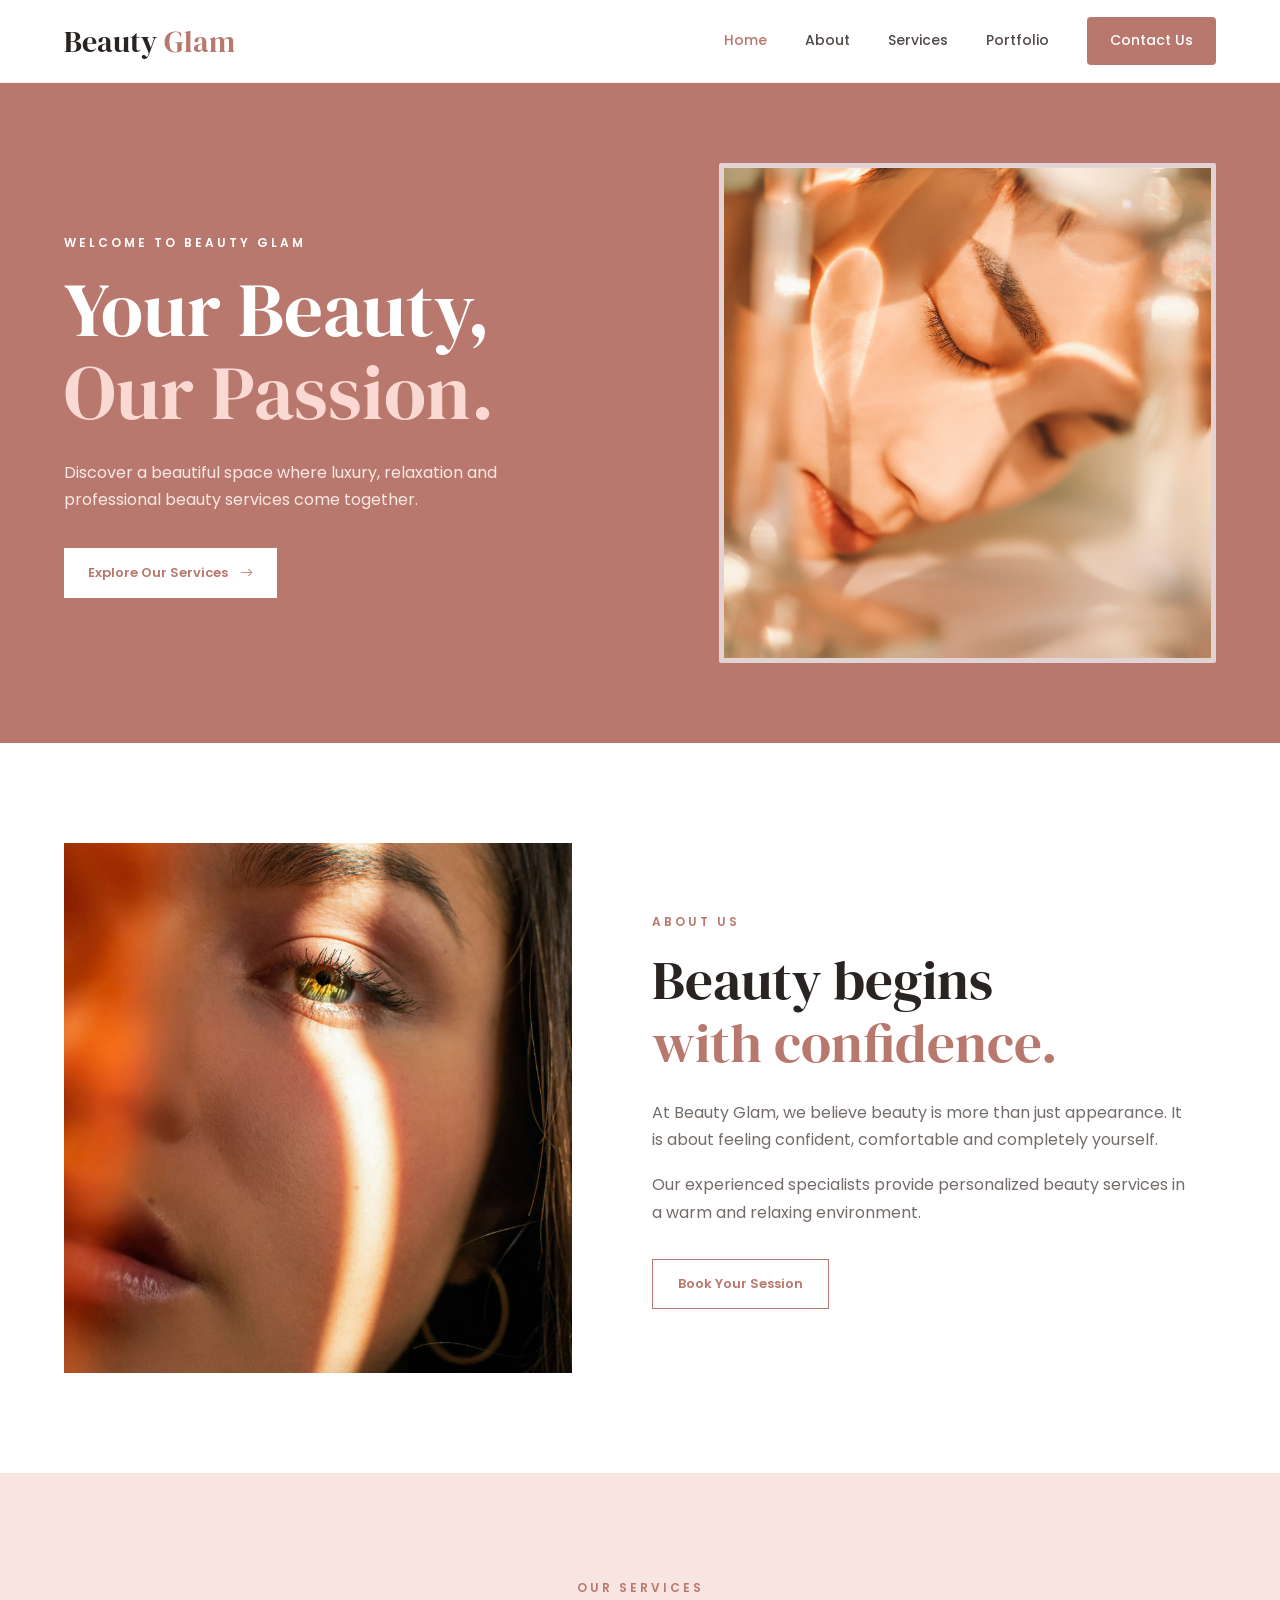
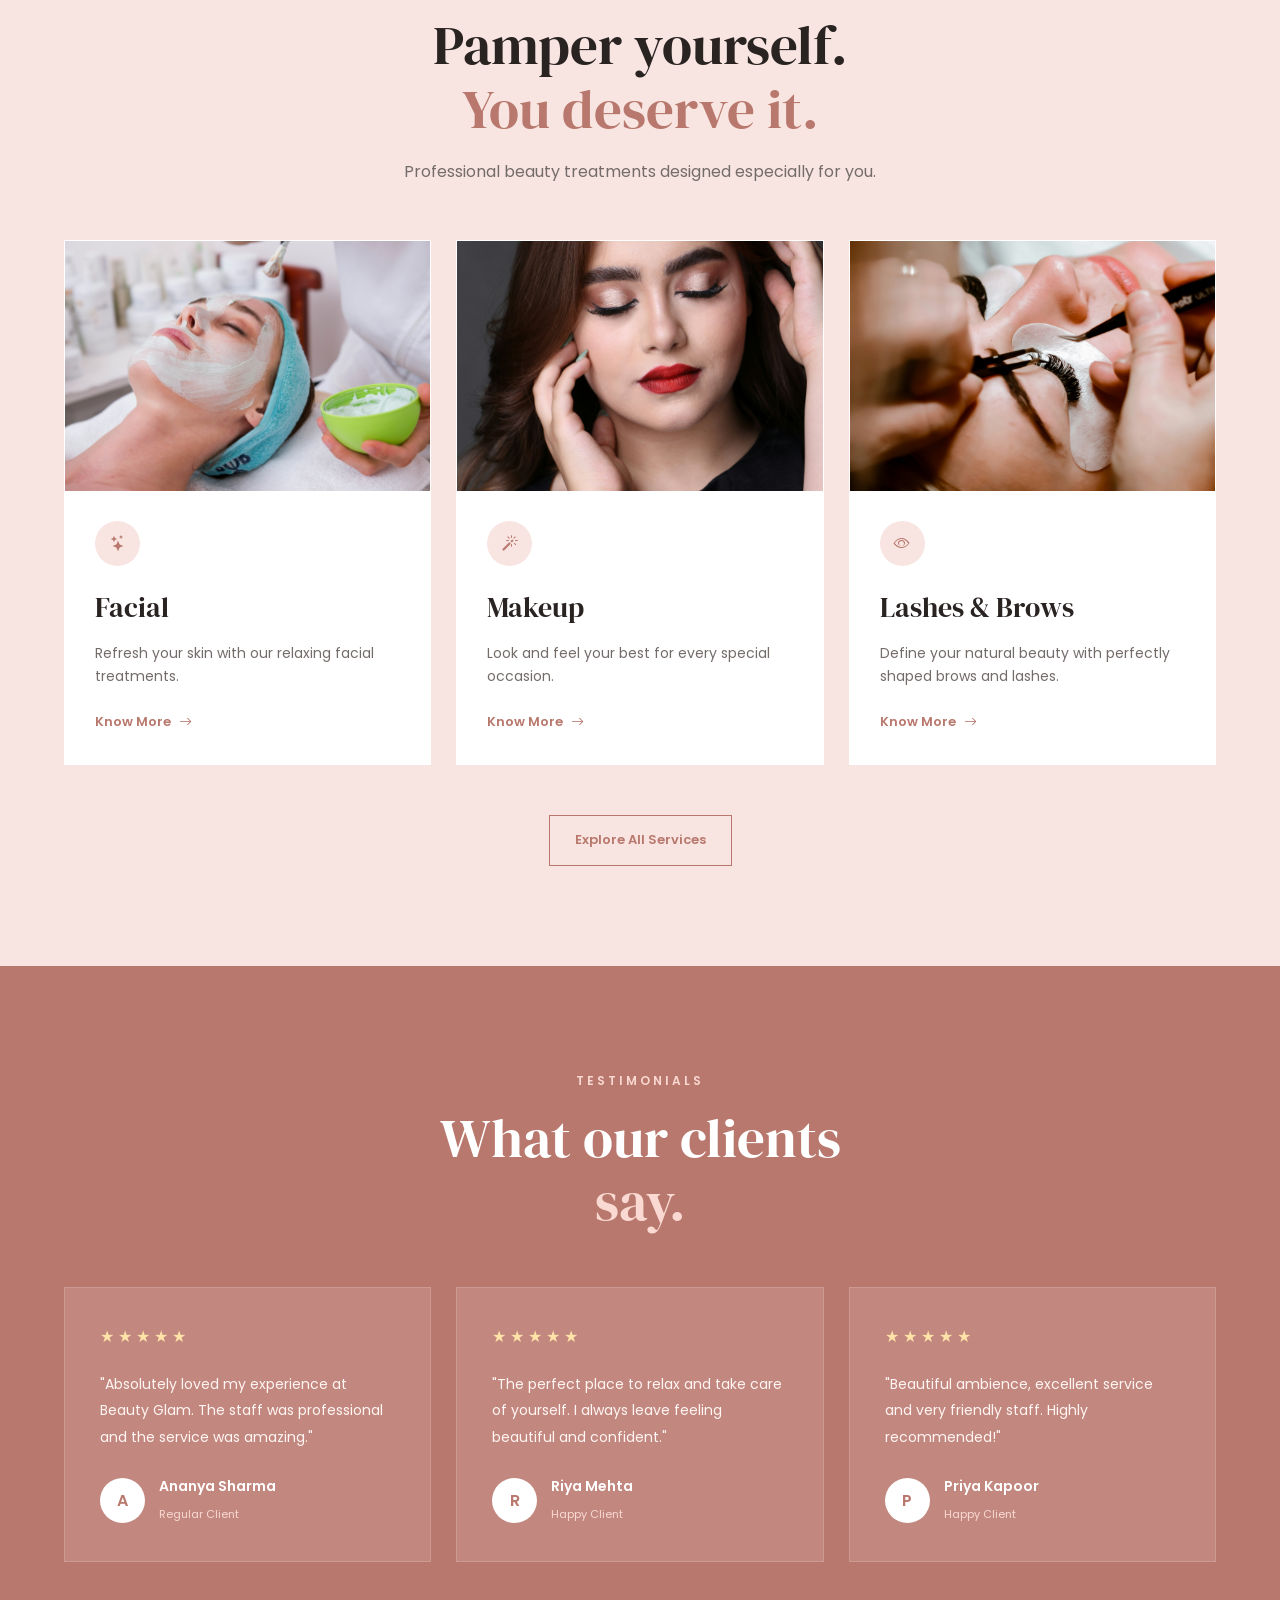
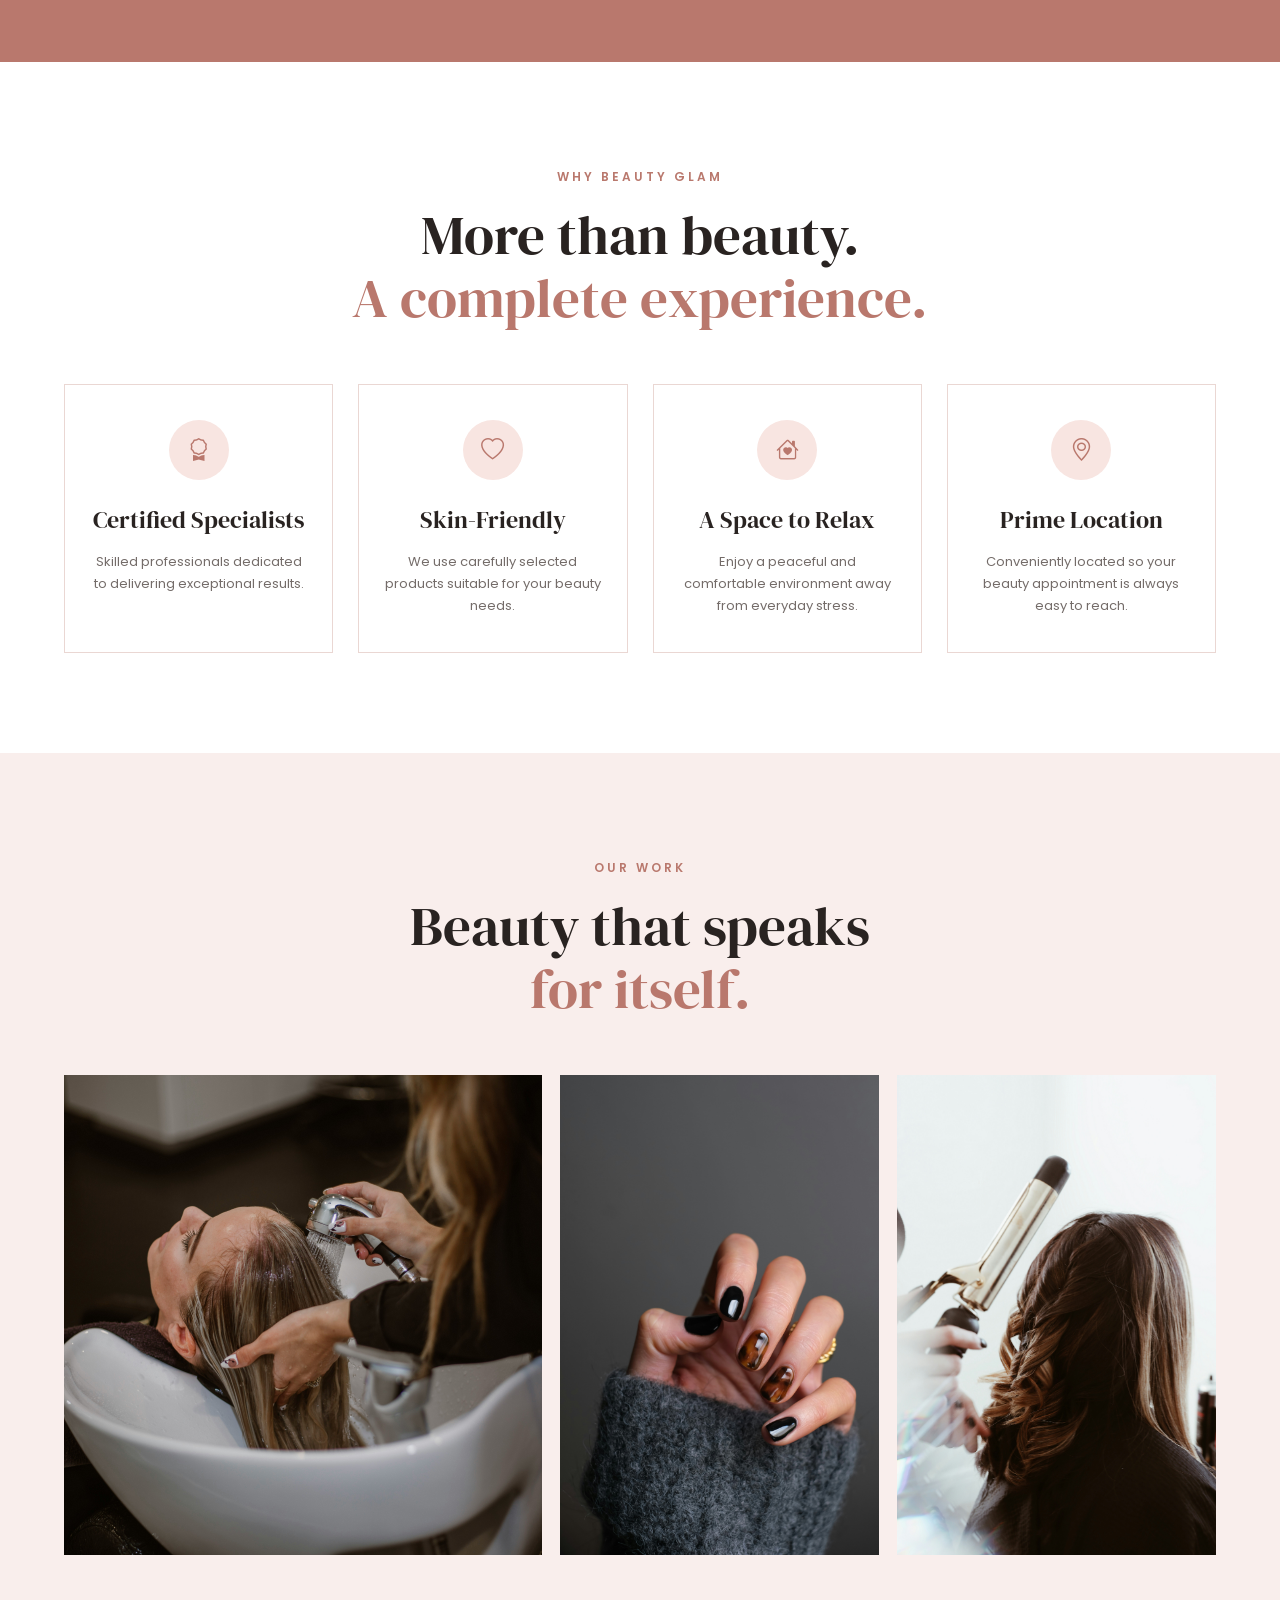
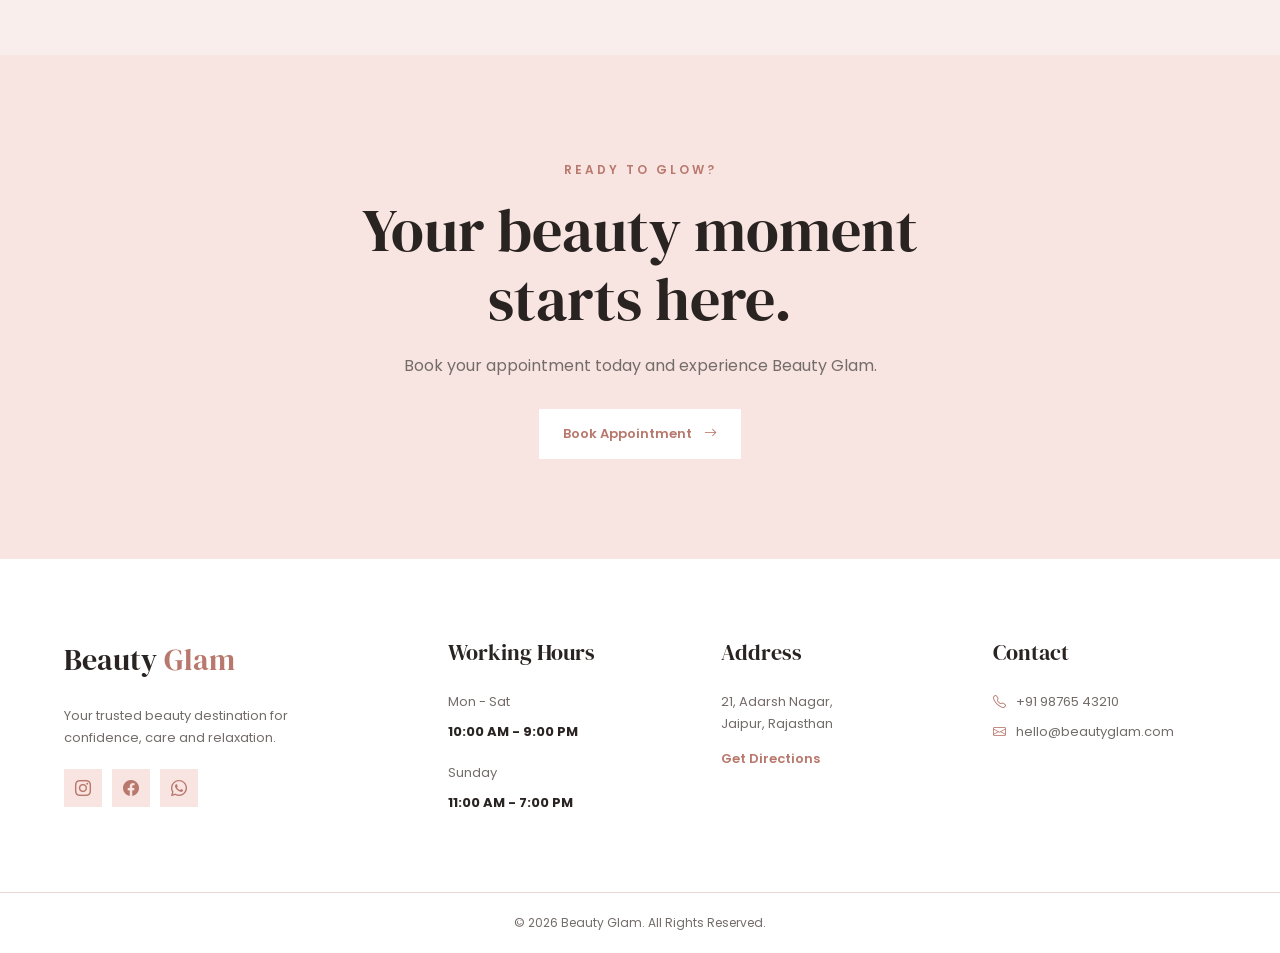
<file: index.html>
<!DOCTYPE html>
<html lang="en">

<head>
    <meta charset="UTF-8">
    <meta name="viewport" content="width=device-width, initial-scale=1.0">

    <title>Beauty Glam | Beauty Salon</title>

    <!-- Google Fonts -->
    <link rel="preconnect" href="https://fonts.googleapis.com">
    <link rel="preconnect" href="https://fonts.gstatic.com" crossorigin>

    <link
        href="https://fonts.googleapis.com/css2?family=DM+Serif+Display&family=Poppins:wght@300;400;500;600;700&display=swap"
        rel="stylesheet">

    <!-- Bootstrap Icons -->
    <link rel="stylesheet"
        href="https://cdn.jsdelivr.net/npm/bootstrap-icons@1.11.3/font/bootstrap-icons.min.css">

    <!-- CSS -->
    <link rel="stylesheet" href="style.css">
</head>

<body>

    <!-- ================= NAVBAR ================= -->

    <header class="navbar">

        <div class="container nav-container">

            <!-- Logo -->
            <a href="#" class="logo">
                Beauty <span>Glam</span>
            </a>

            <!-- Desktop Navigation -->
            <nav class="nav-menu">

                <a href="#home" class="active">Home</a>
                <a href="#about">About</a>
                <a href="#services">Services</a>
                <a href="#portfolio">Portfolio</a>

                <a href="contact.html" class="contact-btn">
                    Contact Us
                </a>

            </nav>

            <!-- Mobile Menu Button -->
            <button class="menu-btn" aria-label="Open menu">
                <i class="bi bi-list"></i>
            </button>

        </div>

    </header>


    <!-- ================= HERO ================= -->

    <section class="hero" id="home">

        <div class="container hero-container">

            <div class="hero-content">

                <span class="small-title">
                    WELCOME TO BEAUTY GLAM
                </span>

                <h1>
                    Your Beauty,<br>
                    <span>Our Passion.</span>
                </h1>

                <p>
                    Discover a beautiful space where luxury,
                    relaxation and professional beauty services
                    come together.
                </p>

                <a href="#services" class="primary-btn">
                    Explore Our Services
                    <i class="bi bi-arrow-right"></i>
                </a>

            </div>


            <div class="hero-image">

                <div class="image-frame">

                    <img
                        src="beatuy.jpg"
                        alt="Beauty salon">

                </div>

            </div>

        </div>

    </section>


    <!-- ================= ABOUT ================= -->

    <section class="about section-padding" id="about">

        <div class="container about-container">

            <div class="about-image">

                <img
                    src="model1.jpg"
                    alt="Beauty Glam Salon">

            </div>


            <div class="about-content">

                <span class="section-label">
                    ABOUT US
                </span>

                <h2>
                    Beauty begins<br>
                    <span>with confidence.</span>
                </h2>

                <p>
                    At Beauty Glam, we believe beauty is more than
                    just appearance. It is about feeling confident,
                    comfortable and completely yourself.
                </p>

                <p>
                    Our experienced specialists provide personalized
                    beauty services in a warm and relaxing environment.
                </p>

                <a href="#services" class="outline-btn">
                    Book Your Session
                </a>

            </div>

        </div>

    </section>


    <!-- ================= SERVICES ================= -->

    <section class="services section-padding" id="services">

        <div class="container">

            <div class="section-heading">

                <span class="section-label">
                    OUR SERVICES
                </span>

                <h2>
                    Pamper yourself.<br>
                    <span>You deserve it.</span>
                </h2>

                <p>
                    Professional beauty treatments designed
                    especially for you.
                </p>

            </div>


            <div class="services-grid">


                <!-- Service 1 -->

                <div class="service-card">

                    <div class="service-image">

                        <img
                            src="faciel.jpg"
                            alt="Facial">

                    </div>

                    <div class="service-content">

                        <div class="service-icon">
                            <i class="bi bi-stars"></i>
                        </div>

                        <h3>Facial</h3>

                        <p>
                            Refresh your skin with our
                            relaxing facial treatments.
                        </p>

                        <a href="#">
                            Know More
                            <i class="bi bi-arrow-right"></i>
                        </a>

                    </div>

                </div>


                <!-- Service 2 -->

                <div class="service-card">

                    <div class="service-image">

                        <img
                            src="makeup.jpg"
                            alt="Makeup">

                    </div>

                    <div class="service-content">

                        <div class="service-icon">
                            <i class="bi bi-magic"></i>
                        </div>

                        <h3>Makeup</h3>

                        <p>
                            Look and feel your best for
                            every special occasion.
                        </p>

                        <a href="#">
                            Know More
                            <i class="bi bi-arrow-right"></i>
                        </a>

                    </div>

                </div>


                <!-- Service 3 -->

                <div class="service-card">

                    <div class="service-image">

                        <img
                            src="eyes.jpg"
                            alt="Lashes and Brows">

                    </div>

                    <div class="service-content">

                        <div class="service-icon">
                            <i class="bi bi-eye"></i>
                        </div>

                        <h3>Lashes & Brows</h3>

                        <p>
                            Define your natural beauty with
                            perfectly shaped brows and lashes.
                        </p>

                        <a href="#">
                            Know More
                            <i class="bi bi-arrow-right"></i>
                        </a>

                    </div>

                </div>

            </div>


            <div class="services-button">

                <a href="#" class="outline-btn">
                    Explore All Services
                </a>

            </div>

        </div>

    </section>


    <!-- ================= TESTIMONIALS ================= -->

    <section class="testimonials section-padding">

        <div class="container">

            <div class="section-heading light-heading">

                <span class="section-label">
                    TESTIMONIALS
                </span>

                <h2>
                    What our clients<br>
                    <span>say.</span>
                </h2>

            </div>


            <div class="testimonial-grid">


                <div class="testimonial-card">

                    <div class="stars">
                        ★★★★★
                    </div>

                    <p>
                        "Absolutely loved my experience at Beauty
                        Glam. The staff was professional and the
                        service was amazing."
                    </p>

                    <div class="client">

                        <div class="client-avatar">
                            A
                        </div>

                        <div>
                            <h4>Ananya Sharma</h4>
                            <span>Regular Client</span>
                        </div>

                    </div>

                </div>


                <div class="testimonial-card">

                    <div class="stars">
                        ★★★★★
                    </div>

                    <p>
                        "The perfect place to relax and take care
                        of yourself. I always leave feeling
                        beautiful and confident."
                    </p>

                    <div class="client">

                        <div class="client-avatar">
                            R
                        </div>

                        <div>
                            <h4>Riya Mehta</h4>
                            <span>Happy Client</span>
                        </div>

                    </div>

                </div>


                <div class="testimonial-card">

                    <div class="stars">
                        ★★★★★
                    </div>

                    <p>
                        "Beautiful ambience, excellent service and
                        very friendly staff. Highly recommended!"
                    </p>

                    <div class="client">

                        <div class="client-avatar">
                            P
                        </div>

                        <div>
                            <h4>Priya Kapoor</h4>
                            <span>Happy Client</span>
                        </div>

                    </div>

                </div>

            </div>

        </div>

    </section>


    <!-- ================= WHY BEAUTY GLAM ================= -->

    <section class="why-us section-padding">

        <div class="container">

            <div class="section-heading">

                <span class="section-label">
                    WHY BEAUTY GLAM
                </span>

                <h2>
                    More than beauty.<br>
                    <span>A complete experience.</span>
                </h2>

            </div>


            <div class="why-grid">

                <div class="why-card">

                    <div class="why-icon">
                        <i class="bi bi-award"></i>
                    </div>

                    <h3>Certified Specialists</h3>

                    <p>
                        Skilled professionals dedicated to
                        delivering exceptional results.
                    </p>

                </div>


                <div class="why-card">

                    <div class="why-icon">
                        <i class="bi bi-heart"></i>
                    </div>

                    <h3>Skin-Friendly</h3>

                    <p>
                        We use carefully selected products
                        suitable for your beauty needs.
                    </p>

                </div>


                <div class="why-card">

                    <div class="why-icon">
                        <i class="bi bi-house-heart"></i>
                    </div>

                    <h3>A Space to Relax</h3>

                    <p>
                        Enjoy a peaceful and comfortable
                        environment away from everyday stress.
                    </p>

                </div>


                <div class="why-card">

                    <div class="why-icon">
                        <i class="bi bi-geo-alt"></i>
                    </div>

                    <h3>Prime Location</h3>

                    <p>
                        Conveniently located so your beauty
                        appointment is always easy to reach.
                    </p>

                </div>

            </div>

        </div>

    </section>


    <!-- ================= OUR WORK ================= -->

    <section class="portfolio section-padding" id="portfolio">

        <div class="container">

            <div class="section-heading">

                <span class="section-label">
                    OUR WORK
                </span>

                <h2>
                    Beauty that speaks<br>
                    <span>for itself.</span>
                </h2>

            </div>


            <div class="portfolio-grid">

                <div class="portfolio-item large">

                    <img
                        src="wash.jpg"
                        alt="Beauty work">

                </div>


                <div class="portfolio-item">

                    <img
                        src="nails.jpg"
                        alt="Beauty work">

                </div>


                <div class="portfolio-item">

                    <img
                        src="hair.jpg"
                        alt="Beauty work">

                </div>

            </div>

        </div>

    </section>


    <!-- ================= CTA ================= -->

    <section class="cta">

        <div class="container">

            <span class="section-label">
                READY TO GLOW?
            </span>

            <h2>
                Your beauty moment<br>
                starts here.
            </h2>

            <p>
                Book your appointment today and
                experience Beauty Glam.
            </p>

            <a href="./contact.html" class="primary-btn">
                Book Appointment
                <i class="bi bi-arrow-right"></i>
            </a>

        </div>

    </section>


    <!-- ================= FOOTER ================= -->

    <footer class="footer" id="contact">

        <div class="container footer-grid">


            <div class="footer-brand">

                <a href="#" class="logo">
                    Beauty <span>Glam</span>
                </a>

                <p>
                    Your trusted beauty destination for
                    confidence, care and relaxation.
                </p>

                <div class="social-icons">

                    <a href="#">
                        <i class="bi bi-instagram"></i>
                    </a>

                    <a href="#">
                        <i class="bi bi-facebook"></i>
                    </a>

                    <a href="#">
                        <i class="bi bi-whatsapp"></i>
                    </a>

                </div>

            </div>


            <div class="footer-column">

                <h3>Working Hours</h3>

                <p>Mon - Sat</p>
                <strong>10:00 AM - 9:00 PM</strong>

                <p>Sunday</p>
                <strong>11:00 AM - 7:00 PM</strong>

            </div>


            <div class="footer-column">

                <h3>Address</h3>

                <p>
                    21, Adarsh Nagar,<br>
                    Jaipur, Rajasthan
                </p>

                <a href="#">
                    Get Directions
                </a>

            </div>


            <div class="footer-column">

                <h3>Contact</h3>

                <p>
                    <i class="bi bi-telephone"></i>
                    +91 98765 43210
                </p>

                <p>
                    <i class="bi bi-envelope"></i>
                    hello@beautyglam.com
                </p>

            </div>

        </div>


        <div class="footer-bottom">

            <div class="container">

                <p>
                    © 2026 Beauty Glam. All Rights Reserved.
                </p>

            </div>

        </div>

    </footer>

</body>

</html>
</file>
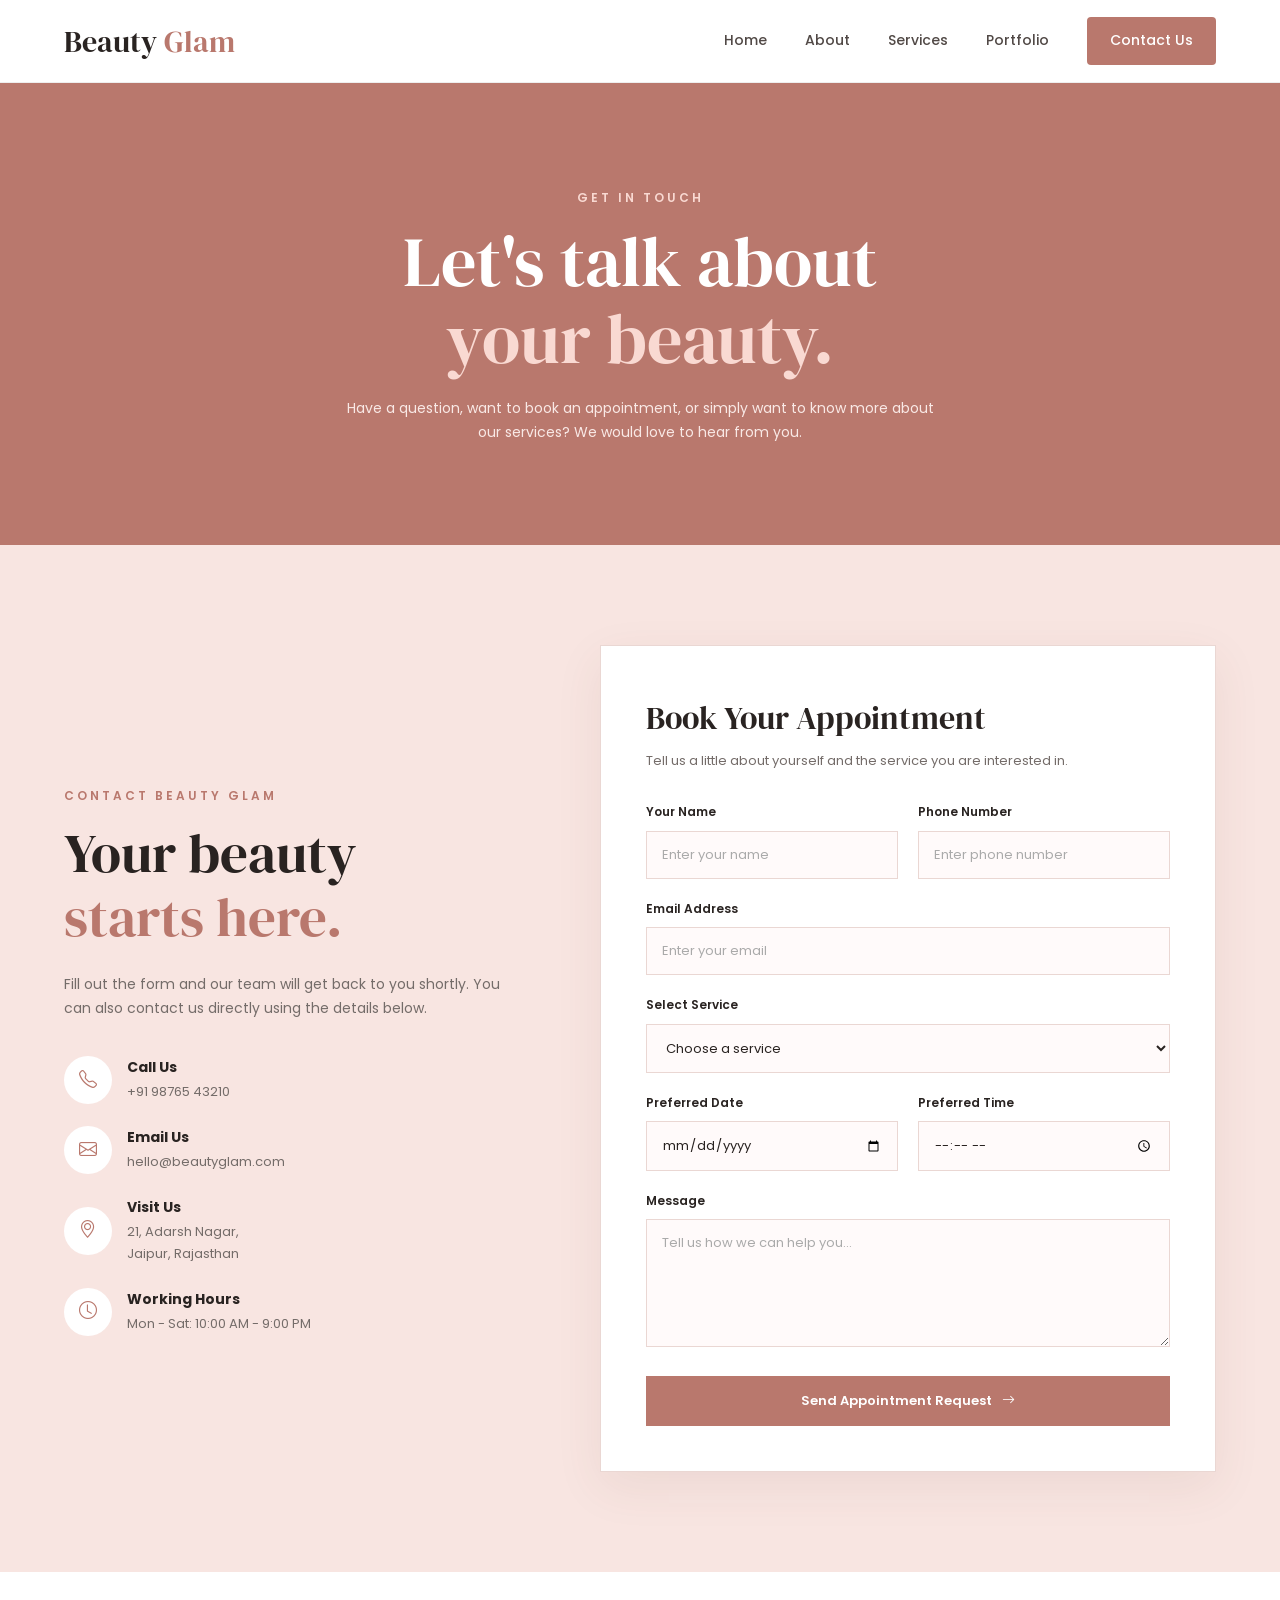
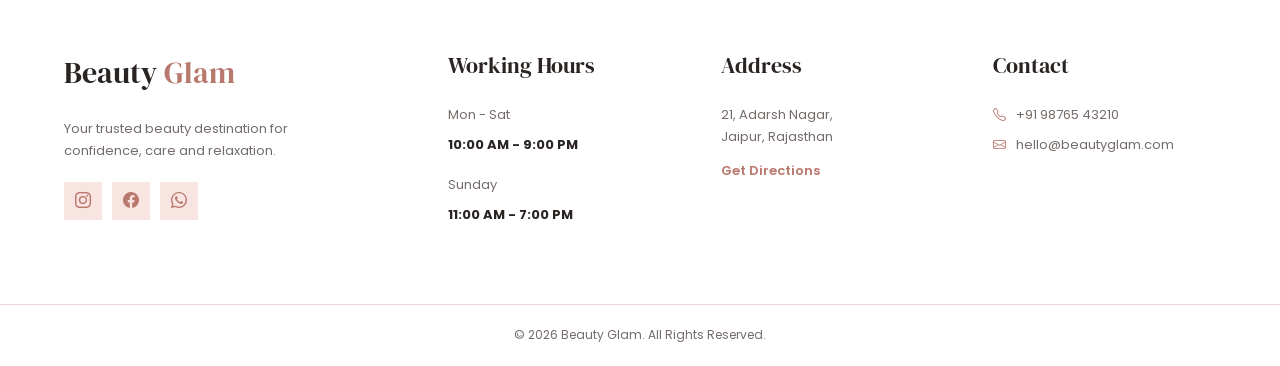
<file: contact.html>
<!DOCTYPE html>
<html lang="en">

<head>

    <meta charset="UTF-8">

    <meta name="viewport" content="width=device-width, initial-scale=1.0">

    <title>Contact Us | Beauty Glam</title>

    <!-- Google Fonts -->
    <link rel="preconnect" href="https://fonts.googleapis.com">
    <link rel="preconnect" href="https://fonts.gstatic.com" crossorigin>

    <link
        href="https://fonts.googleapis.com/css2?family=DM+Serif+Display&family=Poppins:wght@300;400;500;600;700&display=swap"
        rel="stylesheet">

    <!-- Bootstrap Icons -->
    <link
        rel="stylesheet"
        href="https://cdn.jsdelivr.net/npm/bootstrap-icons@1.11.3/font/bootstrap-icons.min.css">

    <!-- Main CSS -->
    <link rel="stylesheet" href="style.css">

</head>

<body>


<!-- =========================================
     HEADER / NAVBAR
========================================= -->

<header class="navbar">

    <div class="container nav-container">

        <!-- Logo -->

        <a href="index.html" class="logo">
            Beauty <span>Glam</span>
        </a>


        <!-- Navigation -->

        <nav class="nav-menu">

            <a href="index.html">
                Home
            </a>

            <a href="index.html#about">
                About
            </a>

            <a href="index.html#services">
                Services
            </a>

            <a href="index.html#portfolio">
                Portfolio
            </a>

            <a href="contact.html" class="contact-btn active-contact">
                Contact Us
            </a>

        </nav>


        <!-- Mobile Menu Icon -->

        <button class="menu-btn">

            <i class="bi bi-list"></i>

        </button>

    </div>

</header>



<!-- =========================================
     CONTACT HERO
========================================= -->

<section class="contact-page-hero">

    <div class="container">

        <span class="section-label">
            GET IN TOUCH
        </span>

        <h1>
            Let's talk about<br>
            <span>your beauty.</span>
        </h1>

        <p>
            Have a question, want to book an appointment,
            or simply want to know more about our services?
            We would love to hear from you.
        </p>

    </div>

</section>



<!-- =========================================
     CONTACT FORM SECTION
========================================= -->

<section class="contact-form-section">

    <div class="container contact-container">


        <!-- ===============================
             LEFT CONTENT
        ================================ -->

        <div class="contact-info">

            <span class="section-label">
                CONTACT BEAUTY GLAM
            </span>

            <h2>
                Your beauty<br>
                <span>starts here.</span>
            </h2>

            <p>
                Fill out the form and our team will get
                back to you shortly. You can also contact
                us directly using the details below.
            </p>


            <!-- Phone -->

            <div class="contact-details">

                <div class="contact-detail">

                    <div class="detail-icon">

                        <i class="bi bi-telephone"></i>

                    </div>

                    <div>

                        <h4>
                            Call Us
                        </h4>

                        <p>
                            +91 98765 43210
                        </p>

                    </div>

                </div>


                <!-- Email -->

                <div class="contact-detail">

                    <div class="detail-icon">

                        <i class="bi bi-envelope"></i>

                    </div>

                    <div>

                        <h4>
                            Email Us
                        </h4>

                        <p>
                            hello@beautyglam.com
                        </p>

                    </div>

                </div>


                <!-- Address -->

                <div class="contact-detail">

                    <div class="detail-icon">

                        <i class="bi bi-geo-alt"></i>

                    </div>

                    <div>

                        <h4>
                            Visit Us
                        </h4>

                        <p>
                            21, Adarsh Nagar,<br>
                            Jaipur, Rajasthan
                        </p>

                    </div>

                </div>


                <!-- Working Hours -->

                <div class="contact-detail">

                    <div class="detail-icon">

                        <i class="bi bi-clock"></i>

                    </div>

                    <div>

                        <h4>
                            Working Hours
                        </h4>

                        <p>
                            Mon - Sat: 10:00 AM - 9:00 PM
                        </p>

                    </div>

                </div>

            </div>

        </div>



        <!-- ===============================
             CONTACT FORM
        ================================ -->

        <div class="contact-form-box">

            <h3>
                Book Your Appointment
            </h3>

            <p>
                Tell us a little about yourself and
                the service you are interested in.
            </p>


            <form>


                <!-- Name + Phone -->

                <div class="form-row">

                    <div class="form-group">

                        <label for="name">
                            Your Name
                        </label>

                        <input
                            type="text"
                            id="name"
                            placeholder="Enter your name"
                            required>

                    </div>


                    <div class="form-group">

                        <label for="phone">
                            Phone Number
                        </label>

                        <input
                            type="tel"
                            id="phone"
                            placeholder="Enter phone number"
                            required>

                    </div>

                </div>


                <!-- Email -->

                <div class="form-group">

                    <label for="email">
                        Email Address
                    </label>

                    <input
                        type="email"
                        id="email"
                        placeholder="Enter your email"
                        required>

                </div>


                <!-- Service -->

                <div class="form-group">

                    <label for="service">
                        Select Service
                    </label>

                    <select id="service" required>

                        <option value="">
                            Choose a service
                        </option>

                        <option value="facial">
                            Facial
                        </option>

                        <option value="makeup">
                            Makeup
                        </option>

                        <option value="lashes">
                            Lashes & Brows
                        </option>

                        <option value="hair">
                            Hair Styling
                        </option>

                        <option value="bridal">
                            Bridal Makeup
                        </option>

                        <option value="other">
                            Other
                        </option>

                    </select>

                </div>


                <!-- Date -->

                <div class="form-row">

                    <div class="form-group">

                        <label for="date">
                            Preferred Date
                        </label>

                        <input
                            type="date"
                            id="date">

                    </div>


                    <div class="form-group">

                        <label for="time">
                            Preferred Time
                        </label>

                        <input
                            type="time"
                            id="time">

                    </div>

                </div>


                <!-- Message -->

                <div class="form-group">

                    <label for="message">
                        Message
                    </label>

                    <textarea
                        id="message"
                        rows="5"
                        placeholder="Tell us how we can help you..."></textarea>

                </div>


                <!-- Submit -->

                <button
                    type="submit"
                    class="form-submit">

                    Send Appointment Request

                    <i class="bi bi-arrow-right"></i>

                </button>

            </form>

        </div>

    </div>

</section>



<!-- =========================================
     FOOTER
========================================= -->

<footer class="footer">

    <div class="container footer-grid">


        <!-- Brand -->

        <div class="footer-brand">

            <a href="index.html" class="logo">
                Beauty <span>Glam</span>
            </a>

            <p>
                Your trusted beauty destination for
                confidence, care and relaxation.
            </p>


            <div class="social-icons">

                <a href="#">
                    <i class="bi bi-instagram"></i>
                </a>

                <a href="#">
                    <i class="bi bi-facebook"></i>
                </a>

                <a href="#">
                    <i class="bi bi-whatsapp"></i>
                </a>

            </div>

        </div>


        <!-- Working Hours -->

        <div class="footer-column">

            <h3>
                Working Hours
            </h3>

            <p>
                Mon - Sat
            </p>

            <strong>
                10:00 AM - 9:00 PM
            </strong>

            <p>
                Sunday
            </p>

            <strong>
                11:00 AM - 7:00 PM
            </strong>

        </div>


        <!-- Address -->

        <div class="footer-column">

            <h3>
                Address
            </h3>

            <p>
                21, Adarsh Nagar,<br>
                Jaipur, Rajasthan
            </p>

            <a href="#">
                Get Directions
            </a>

        </div>


        <!-- Contact -->

        <div class="footer-column">

            <h3>
                Contact
            </h3>

            <p>
                <i class="bi bi-telephone"></i>
                +91 98765 43210
            </p>

            <p>
                <i class="bi bi-envelope"></i>
                hello@beautyglam.com
            </p>

        </div>

    </div>


    <!-- Copyright -->

    <div class="footer-bottom">

        <div class="container">

            <p>
                © 2026 Beauty Glam. All Rights Reserved.
            </p>

        </div>

    </div>

</footer>


</body>

</html>
</file>
<file: style.css>
/* =========================================
   ROOT
========================================= */

:root {

    --dark-peach: #b9786d;
    --light-peach: #f8e5e1;
    --soft-pink: #f9eeec;

    --white: #ffffff;
    --black: #292321;
    --gray: #746c69;

    --border: #ead7d3;

    --heading-font: "DM Serif Display", serif;
    --body-font: "Poppins", sans-serif;
}


/* =========================================
   RESET
========================================= */

* {
    margin: 0;
    padding: 0;
    box-sizing: border-box;
}

html {
    scroll-behavior: smooth;
}

body {
    font-family: var(--body-font);
    color: var(--black);
    background: var(--white);
    line-height: 1.7;
}

img {
    width: 100%;
    display: block;
}

a {
    text-decoration: none;
    color: inherit;
}

button {
    font-family: inherit;
}


/* =========================================
   CONTAINER
========================================= */

.container {
    width: min(1180px, 90%);
    margin: auto;
}


/* =========================================
   NAVBAR
========================================= */

.navbar {
    background: var(--white);
    border-bottom: 1px solid #eeeeee;
    position: sticky;
    top: 0;
    z-index: 999;
}

.nav-container {
    min-height: 82px;

    display: flex;
    align-items: center;
    justify-content: space-between;
}


/* Logo */

.logo {
    font-family: var(--heading-font);
    font-size: 30px;
    color: var(--black);
}

.logo span {
    color: var(--dark-peach);
}


/* Navigation */

.nav-menu {
    display: flex;
    align-items: center;
    gap: 38px;
}

.nav-menu > a {
    font-size: 14px;
    font-weight: 500;
    color: #514946;
    transition: 0.3s ease;
}

.nav-menu > a:hover,
.nav-menu > a.active {
    color: var(--dark-peach);
}


/* Contact */

.contact-btn {
    background: var(--dark-peach) !important;
    color: var(--white) !important;

    padding: 12px 23px;

    border-radius: 4px;
}

.contact-btn:hover {
    background: var(--black) !important;
}


/* Mobile menu */

.menu-btn {
    display: none;

    border: none;
    background: transparent;

    font-size: 28px;
    cursor: pointer;

    color: var(--black);
}


/* =========================================
   HERO
========================================= */

.hero {
    background: var(--dark-peach);
    color: var(--white);

    min-height: 650px;

    display: flex;
    align-items: center;
}

.hero-container {

    display: grid;
    grid-template-columns: 1fr 0.85fr;

    gap: 70px;

    align-items: center;

    padding: 80px 0;
}


.small-title,
.section-label {

    display: inline-block;

    font-size: 12px;
    font-weight: 600;

    letter-spacing: 3px;
    text-transform: uppercase;

    margin-bottom: 15px;
}


.hero h1 {

    font-family: var(--heading-font);

    font-size: clamp(50px, 6vw, 78px);

    font-weight: 400;

    line-height: 1.08;

    margin-bottom: 25px;
}

.hero h1 span {
    color: #f9d9d2;
}


.hero p {

    max-width: 520px;

    color: #f9e9e6;

    font-size: 16px;

    margin-bottom: 35px;
}


/* Hero Image */

.image-frame {

    height: 500px;

    overflow: hidden;

    border-radius: 2px;

    border: 5px solid rgba(232, 226, 229, 0.856);
}

.image-frame img {

    height: 100%;

    object-fit: cover;

}


/* =========================================
   BUTTONS
========================================= */

.primary-btn {

    display: inline-flex;

    align-items: center;

    gap: 12px;

    padding: 14px 24px;

    background: var(--white);

    color: var(--dark-peach);

    font-size: 13px;
    font-weight: 600;

    transition: 0.3s ease;
}

.primary-btn:hover {

    background: var(--black);

    color: var(--white);
}


.outline-btn {

    display: inline-flex;

    align-items: center;

    justify-content: center;

    padding: 13px 25px;

    border: 1px solid var(--dark-peach);

    color: var(--dark-peach);

    font-size: 13px;

    font-weight: 600;

    transition: 0.3s ease;
}

.outline-btn:hover {

    background: var(--dark-peach);

    color: var(--white);
}


/* =========================================
   GENERAL SECTION
========================================= */

.section-padding {
    padding: 100px 0;
}

.section-heading {
    text-align: center;

    max-width: 650px;

    margin: 0 auto 55px;
}

.section-heading .section-label {

    color: var(--dark-peach);
}

.section-heading h2 {

    font-family: var(--heading-font);

    font-size: clamp(38px, 5vw, 55px);

    font-weight: 400;

    line-height: 1.15;

    margin-bottom: 18px;
}

.section-heading h2 span {
    color: var(--dark-peach);
}

.section-heading p {
    color: var(--gray);
}


/* =========================================
   ABOUT
========================================= */

.about {
    background: var(--white);
}

.about-container {

    display: grid;

    grid-template-columns: 0.9fr 1fr;

    gap: 80px;

    align-items: center;
}

.about-image {

    height: 530px;

    overflow: hidden;
}

.about-image img {

    height: 100%;

    object-fit: cover;
}

.about-content .section-label {
    color: var(--dark-peach);
}

.about-content h2 {

    font-family: var(--heading-font);

    font-size: 55px;

    font-weight: 400;

    line-height: 1.15;

    margin-bottom: 25px;
}

.about-content h2 span {
    color: var(--dark-peach);
}

.about-content p {

    color: var(--gray);

    margin-bottom: 18px;

    max-width: 540px;
}

.about-content .outline-btn {
    margin-top: 15px;
}


/* =========================================
   SERVICES
========================================= */

.services {
    background: var(--light-peach);
}


.services-grid {

    display: grid;

    grid-template-columns: repeat(3, 1fr);

    gap: 25px;
}


.service-card {

    background: var(--white);

    transition: 0.35s ease;

    border: 1px solid transparent;
}

.service-card:hover {

    transform: translateY(-8px);

    border-color: var(--dark-peach);
}


.service-image {

    height: 250px;

    overflow: hidden;
    
}

.service-image img {

    height: 100%;

    object-fit: cover;

    transition: 0.5s ease;
}

.service-card:hover .service-image img {
    transform: scale(1.05);
}


.service-content {
    padding: 30px;
}


.service-icon {

    width: 45px;
    height: 45px;

    border-radius: 50%;

    background: var(--light-peach);

    color: var(--dark-peach);

    display: flex;

    align-items: center;
    justify-content: center;

    margin-bottom: 18px;
}


.service-content h3 {

    font-family: var(--heading-font);

    font-size: 28px;

    font-weight: 400;

    margin-bottom: 10px;
}


.service-content p {

    color: var(--gray);

    font-size: 14px;

    margin-bottom: 18px;
}


.service-content a {

    color: var(--dark-peach);

    font-size: 13px;

    font-weight: 600;
}


.service-content a i {
    margin-left: 5px;
}


.services-button {
    text-align: center;

    margin-top: 50px;
}


/* =========================================
   TESTIMONIALS
========================================= */

.testimonials {

    background: var(--dark-peach);

    color: var(--white);
}


.light-heading .section-label {
    color: #f9d9d2;
}

.light-heading h2 span {
    color: #f9d9d2;
}

.light-heading p {
    color: #f9e9e6;
}


.testimonial-grid {

    display: grid;

    grid-template-columns: repeat(3, 1fr);

    gap: 25px;
}


.testimonial-card {

    background: rgba(255,255,255,0.12);

    padding: 35px;

    border: 1px solid rgba(255,255,255,0.15);

    transition: 0.3s ease;
}

.testimonial-card:hover {
    transform: translateY(-5px);
}


.stars {

    color: #ffe2a8;

    letter-spacing: 4px;

    margin-bottom: 20px;
}


.testimonial-card > p {

    font-size: 14px;

    line-height: 1.9;

    color: #fff5f3;

    margin-bottom: 25px;
}


.client {

    display: flex;

    align-items: center;

    gap: 14px;
}


.client-avatar {

    width: 45px;
    height: 45px;

    border-radius: 50%;

    background: var(--white);

    color: var(--dark-peach);

    display: flex;

    align-items: center;
    justify-content: center;

    font-weight: 600;
}


.client h4 {

    font-size: 14px;

    font-weight: 600;
}

.client span {

    font-size: 11px;

    color: #f9d9d2;
}


/* =========================================
   WHY US
========================================= */

.why-us {
    background: var(--white);
}


.why-grid {

    display: grid;

    grid-template-columns: repeat(4, 1fr);

    gap: 25px;
}


.why-card {

    padding: 35px 25px;

    text-align: center;

    border: 1px solid var(--border);

    transition: 0.3s ease;
}


.why-card:hover {

    transform: translateY(-7px);

    border-color: var(--dark-peach);
}


.why-icon {

    width: 60px;
    height: 60px;

    margin: 0 auto 20px;

    border-radius: 50%;

    background: var(--light-peach);

    color: var(--dark-peach);

    display: flex;

    align-items: center;
    justify-content: center;

    font-size: 23px;
}


.why-card h3 {

    font-family: var(--heading-font);

    font-size: 24px;

    font-weight: 400;

    margin-bottom: 10px;
}


.why-card p {

    color: var(--gray);

    font-size: 13px;
}


/* =========================================
   PORTFOLIO
========================================= */

.portfolio {

    background: var(--soft-pink);
}


.portfolio-grid {

    display: grid;

    grid-template-columns: 1.5fr 1fr 1fr;

    gap: 18px;

    height: 480px;
}


.portfolio-item {

    overflow: hidden;
}

.portfolio-item img {

    width: 100%;
    height: 100%;

    object-fit: cover;

    transition: 0.5s ease;
}


.portfolio-item:hover img {
    transform: scale(1.05);
}


/* =========================================
   CTA
========================================= */

.cta {

    padding: 100px 20px;

    text-align: center;

    background: var(--light-peach);
}


.cta .section-label {
    color: var(--dark-peach);
}


.cta h2 {

    font-family: var(--heading-font);

    font-size: clamp(40px, 5vw, 60px);

    font-weight: 400;

    line-height: 1.15;

    margin-bottom: 18px;
}


.cta p {

    color: var(--gray);

    margin-bottom: 30px;
}


/* =========================================
   FOOTER
========================================= */

.footer {

    background: var(--white);

    padding-top: 75px;
}


.footer-grid {

    display: grid;

    grid-template-columns: 1.5fr 1fr 1fr 1fr;

    gap: 50px;

    padding-bottom: 60px;
}


.footer-brand p {

    color: var(--gray);

    font-size: 13px;

    max-width: 300px;

    margin: 20px 0;
}


.social-icons {

    display: flex;

    gap: 10px;
}


.social-icons a {

    width: 38px;
    height: 38px;

    display: flex;

    align-items: center;
    justify-content: center;

    background: var(--light-peach);

    color: var(--dark-peach);

    transition: 0.3s ease;
}


.social-icons a:hover {

    background: var(--dark-peach);

    color: var(--white);
}


.footer-column h3 {

    font-family: var(--heading-font);

    font-size: 22px;

    font-weight: 400;

    margin-bottom: 20px;
}


.footer-column p {

    color: var(--gray);

    font-size: 13px;

    margin-bottom: 8px;
}


.footer-column strong {

    display: block;

    font-size: 13px;

    margin-bottom: 18px;
}


.footer-column a {

    color: var(--dark-peach);

    font-size: 13px;

    font-weight: 600;
}


.footer-column i {
    color: var(--dark-peach);

    margin-right: 7px;
}


.footer-bottom {

    border-top: 1px solid var(--border);

    padding: 20px 0;
}


.footer-bottom p {

    color: var(--gray);

    font-size: 12px;

    text-align: center;
}


/* =========================================
   TABLET
========================================= */

@media (max-width: 992px) {

    .nav-menu {
        gap: 20px;
    }

    .hero-container {

        grid-template-columns: 1fr 0.8fr;

        gap: 35px;
    }

    .about-container {
        gap: 40px;
    }

    .about-content h2 {
        font-size: 45px;
    }

    .services-grid {
        grid-template-columns: repeat(2, 1fr);
    }

    .testimonial-grid {
        grid-template-columns: repeat(2, 1fr);
    }

    .why-grid {
        grid-template-columns: repeat(2, 1fr);
    }

    .footer-grid {
        grid-template-columns: repeat(2, 1fr);
    }

}


/* =========================================
   MOBILE
========================================= */

@media (max-width: 768px) {

    .container {
        width: 92%;
    }


    /* Navbar */

    .nav-container {
        min-height: 70px;
    }

    .logo {
        font-size: 26px;
    }

    .nav-menu {
        display: none;
    }

    .menu-btn {
        display: block;
    }


    /* Hero */

    .hero {
        min-height: auto;
    }

    .hero-container {

        grid-template-columns: 1fr;

        padding: 65px 0;

        gap: 45px;
    }

    .hero h1 {
        font-size: 52px;
    }

    .hero p {
        font-size: 14px;
    }

    .image-frame {
        height: 400px;
    }


    /* General */

    .section-padding {
        padding: 70px 0;
    }

    .section-heading {
        margin-bottom: 40px;
    }


    /* About */

    .about-container {

        grid-template-columns: 1fr;

        gap: 40px;
    }

    .about-image {
        height: 400px;
    }

    .about-content h2 {
        font-size: 43px;
    }


    /* Services */

    .services-grid {
        grid-template-columns: 1fr;
    }


    /* Testimonials */

    .testimonial-grid {
        grid-template-columns: 1fr;
    }


    /* Why */

    .why-grid {
        grid-template-columns: 1fr;
    }


    /* Portfolio */

    .portfolio-grid {

        grid-template-columns: 1fr;

        height: auto;
    }

    .portfolio-item,
    .portfolio-item.large {

        height: 350px;
    }


    /* CTA */

    .cta {
        padding: 75px 20px;
    }


    /* Footer */

    .footer-grid {

        grid-template-columns: 1fr;

        gap: 35px;

        padding-bottom: 45px;
    }

}


/* =========================================
   SMALL MOBILE
========================================= */

@media (max-width: 480px) {

    .hero h1 {
        font-size: 44px;
    }

    .about-content h2 {
        font-size: 38px;
    }

    .section-heading h2 {
        font-size: 38px;
    }

    .image-frame {
        height: 330px;
    }

    .about-image {
        height: 330px;
    }

    .service-image {
        height: 220px;
    }

    .portfolio-item,
    .portfolio-item.large {
        height: 280px;
    }

}


/*--------------------
 contact form
----------------------*/

/* =========================================
   CONTACT PAGE HERO
========================================= */

.contact-page-hero {

    background: var(--dark-peach);

    color: var(--white);

    text-align: center;

    padding: 100px 20px;
}


.contact-page-hero .section-label {

    color: #f9d9d2;

}


.contact-page-hero h1 {

    font-family: var(--heading-font);

    font-size: clamp(48px, 6vw, 70px);

    font-weight: 400;

    line-height: 1.1;

    margin-bottom: 20px;
}


.contact-page-hero h1 span {

    color: #f9d9d2;

}


.contact-page-hero p {

    max-width: 600px;

    margin: auto;

    color: #f9e9e6;

    font-size: 14px;
}



/* =========================================
   CONTACT FORM PAGE
========================================= */

.contact-form-section {

    background: var(--light-peach);

    padding: 100px 0;
}


.contact-container {

    display: grid;

    grid-template-columns: 0.85fr 1.15fr;

    gap: 80px;

    align-items: center;
}



/* =========================================
   CONTACT INFORMATION
========================================= */

.contact-info .section-label {

    color: var(--dark-peach);
}


.contact-info h2 {

    font-family: var(--heading-font);

    font-size: 55px;

    font-weight: 400;

    line-height: 1.15;

    margin-bottom: 25px;
}


.contact-info h2 span {

    color: var(--dark-peach);
}


.contact-info > p {

    color: var(--gray);

    font-size: 14px;

    max-width: 480px;

    margin-bottom: 35px;
}


.contact-details {

    display: flex;

    flex-direction: column;

    gap: 22px;
}


.contact-detail {

    display: flex;

    align-items: center;

    gap: 15px;
}


.detail-icon {

    width: 48px;

    height: 48px;

    flex-shrink: 0;

    display: flex;

    align-items: center;

    justify-content: center;

    background: var(--white);

    color: var(--dark-peach);

    border-radius: 50%;

    font-size: 18px;
}


.contact-detail h4 {

    font-size: 14px;

    margin-bottom: 2px;
}


.contact-detail p {

    color: var(--gray);

    font-size: 13px;
}



/* =========================================
   FORM
========================================= */

.contact-form-box {

    background: var(--white);

    padding: 45px;

    border: 1px solid var(--border);

    box-shadow:
        0 15px 45px rgba(100, 60, 50, 0.08);
}


.contact-form-box h3 {

    font-family: var(--heading-font);

    font-size: 32px;

    font-weight: 400;

    margin-bottom: 5px;
}


.contact-form-box > p {

    color: var(--gray);

    font-size: 13px;

    margin-bottom: 30px;
}


.form-row {

    display: grid;

    grid-template-columns: 1fr 1fr;

    gap: 20px;
}


.form-group {

    margin-bottom: 20px;
}


.form-group label {

    display: block;

    font-size: 12px;

    font-weight: 600;

    margin-bottom: 8px;

    color: var(--black);
}


.form-group input,
.form-group select,
.form-group textarea {

    width: 100%;

    border: 1px solid var(--border);

    background: #fffafa;

    padding: 13px 15px;

    font-family: var(--body-font);

    font-size: 13px;

    color: var(--black);

    outline: none;

    transition: 0.3s ease;
}


.form-group textarea {

    resize: vertical;

    min-height: 120px;
}


.form-group input:focus,
.form-group select:focus,
.form-group textarea:focus {

    border-color: var(--dark-peach);

    background: var(--white);
}


.form-group input::placeholder,
.form-group textarea::placeholder {

    color: #aaa;
}



/* =========================================
   FORM BUTTON
========================================= */

.form-submit {

    width: 100%;

    border: none;

    background: var(--dark-peach);

    color: var(--white);

    padding: 15px 25px;

    font-family: var(--body-font);

    font-size: 13px;

    font-weight: 600;

    cursor: pointer;

    display: flex;

    align-items: center;

    justify-content: center;

    gap: 10px;

    transition: 0.3s ease;
}


.form-submit:hover {

    background: var(--black);
}



/* =========================================
   CONTACT PAGE MOBILE
========================================= */

@media (max-width: 768px) {

    .contact-page-hero {

        padding: 75px 20px;
    }


    .contact-page-hero h1 {

        font-size: 48px;
    }


    .contact-form-section {

        padding: 70px 0;
    }


    .contact-container {

        grid-template-columns: 1fr;

        gap: 50px;
    }


    .contact-info h2 {

        font-size: 43px;
    }


    .contact-form-box {

        padding: 30px 22px;
    }


    .form-row {

        grid-template-columns: 1fr;

        gap: 0;
    }

}



/* =========================================
   SMALL MOBILE
========================================= */

@media (max-width: 480px) {

    .contact-page-hero h1 {

        font-size: 40px;
    }


    .contact-info h2 {

        font-size: 38px;
    }


    .contact-form-box {

        padding: 25px 18px;
    }


    .contact-form-box h3 {

        font-size: 27px;
    }

}
</file>
